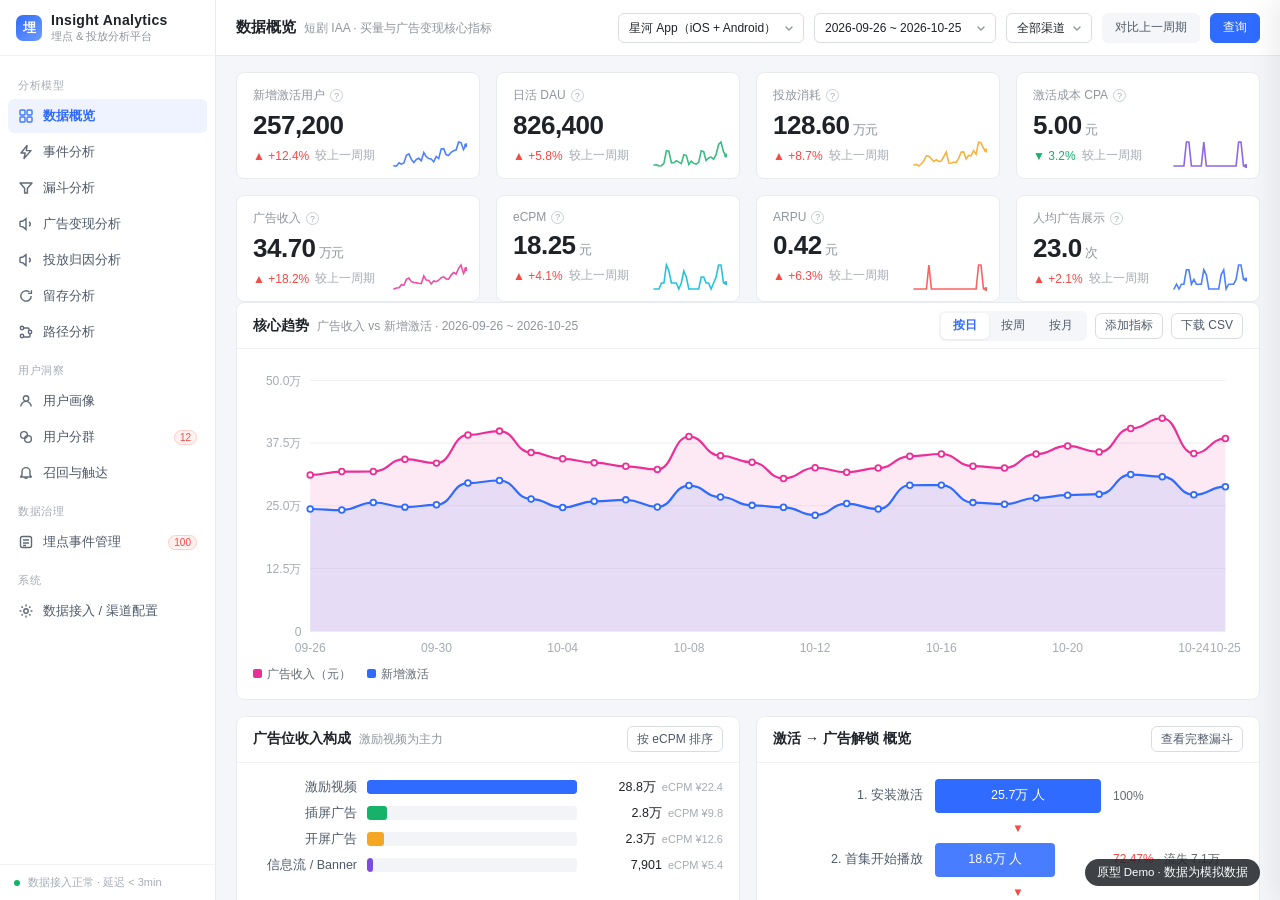
<file: index.html>
<!DOCTYPE html>
<html lang="zh-CN">
<head>
<meta charset="UTF-8">
<meta name="viewport" content="width=device-width, initial-scale=1">
<title>埋点事件分析平台 · 原型</title>
<link rel="stylesheet" href="styles.css">
</head>
<body>
<div class="app">
  <!-- 侧边栏 -->
  <aside class="sidebar">
    <div class="logo">
      <div class="logo-mark">埋</div>
      <div>
        <div class="logo-text">Insight Analytics</div>
        <div class="logo-sub">埋点 & 投放分析平台</div>
      </div>
    </div>
    <div class="nav" id="nav"></div>
    <div class="sidebar-footer">
      <span class="dot"></span> 数据接入正常 · 延迟 &lt; 3min
    </div>
  </aside>

  <!-- 主区域 -->
  <div class="main">
    <header class="topbar">
      <div class="crumb" id="crumb"></div>
      <div class="topbar-right" id="topfilters"></div>
    </header>
    <div class="content">
      <div id="view"></div>
    </div>
  </div>
</div>

<!-- 事件 / 对象详情抽屉 -->
<div class="mask" id="mask"></div>
<div class="drawer" id="drawer">
  <div class="drawer-head">
    <span style="font-size:14px;font-weight:600" id="drawerTitle">详情</span>
    <span class="close" id="drawerClose">✕</span>
  </div>
  <div class="drawer-body" id="drawerBody"></div>
</div>

<!-- 通用弹窗 -->
<div class="modal-mask" id="modalMask">
  <div class="modal">
    <div class="modal-head"><span id="modalTitle">操作</span><span class="close" id="modalCancel">✕</span></div>
    <div class="modal-body" id="modalBody"></div>
    <div class="modal-foot">
      <button class="btn" id="modalCancel2">取消</button>
      <button class="btn primary" id="modalOk">确定</button>
    </div>
  </div>
</div>

<div class="prototype-banner">原型 Demo · 数据为模拟数据</div>

<script src="charts.js"></script>
<script src="data.js"></script>
<script src="app.js"></script>
<script src="views.js"></script>
<script src="profile.js"></script>
<script src="recall.js"></script>
<script src="detail.js"></script>
<script src="ui.js"></script>
</body>
</html>
</file>
<file: styles.css>
/* ============ 基础 ============ */
* { box-sizing: border-box; }
html, body { height: 100%; }
body {
  margin: 0;
  font-family: -apple-system, BlinkMacSystemFont, "PingFang SC", "Microsoft YaHei", "Helvetica Neue", Arial, sans-serif;
  font-size: 13px;
  color: #1f2329;
  background: #f4f6fa;
  -webkit-font-smoothing: antialiased;
}
::-webkit-scrollbar { width: 8px; height: 8px; }
::-webkit-scrollbar-thumb { background: #d3d8e0; border-radius: 4px; }
::-webkit-scrollbar-track { background: transparent; }

a { color: #2f6bff; text-decoration: none; }

/* ============ 布局 ============ */
.app { display: flex; height: 100vh; overflow: hidden; }

.sidebar {
  width: 216px; flex: 0 0 216px;
  background: #fff;
  border-right: 1px solid #e8ebf0;
  display: flex; flex-direction: column;
}
.logo {
  height: 56px; display: flex; align-items: center; gap: 9px;
  padding: 0 16px; border-bottom: 1px solid #f0f2f5;
}
.logo-mark {
  width: 26px; height: 26px; border-radius: 7px;
  background: linear-gradient(135deg, #2f6bff, #6f9bff);
  display: flex; align-items: center; justify-content: center;
  color: #fff; font-weight: 700; font-size: 13px;
}
.logo-text { font-size: 14px; font-weight: 600; letter-spacing: .3px; }
.logo-sub { font-size: 11px; color: #8f959e; margin-top: 1px; }

.nav { flex: 1; overflow-y: auto; padding: 10px 8px; }
.nav-group-title {
  font-size: 11px; color: #a5abb5; padding: 12px 10px 6px;
  letter-spacing: .5px;
}
.nav-item {
  display: flex; align-items: center; gap: 9px;
  padding: 8px 10px; border-radius: 6px; cursor: pointer;
  color: #4e5969; font-size: 13px; margin-bottom: 2px;
  transition: background .15s;
}
.nav-item:hover { background: #f5f7fa; }
.nav-item.active { background: #eef3ff; color: #2f6bff; font-weight: 600; }
.nav-item .ico { width: 16px; height: 16px; flex: 0 0 16px; opacity: .9; }
.nav-badge {
  margin-left: auto; font-size: 10px; background: #fff1f0; color: #f54a45;
  padding: 1px 5px; border-radius: 8px; border: 1px solid #ffccc7;
}

.sidebar-footer {
  padding: 10px 14px; border-top: 1px solid #f0f2f5;
  font-size: 11px; color: #a5abb5; display: flex; align-items: center; gap: 8px;
}
.dot { width: 6px; height: 6px; border-radius: 50%; background: #17b26a; }

.main { flex: 1; display: flex; flex-direction: column; min-width: 0; }

.topbar {
  height: 56px; flex: 0 0 56px; background: #fff;
  border-bottom: 1px solid #e8ebf0;
  display: flex; align-items: center; padding: 0 20px; gap: 12px;
}
.crumb { font-size: 15px; font-weight: 600; }
.crumb small { font-size: 12px; color: #8f959e; font-weight: 400; margin-left: 8px; }
.topbar-right { margin-left: auto; display: flex; align-items: center; gap: 10px; }

.content { flex: 1; overflow-y: auto; padding: 16px 20px 40px; }

/* ============ 控件 ============ */
.btn {
  height: 30px; padding: 0 12px; border: 1px solid #d9dde3; background: #fff;
  border-radius: 6px; font-size: 12px; color: #4e5969; cursor: pointer;
  display: inline-flex; align-items: center; gap: 6px; white-space: nowrap;
}
.btn:hover { border-color: #2f6bff; color: #2f6bff; }
.btn.primary { background: #2f6bff; border-color: #2f6bff; color: #fff; }
.btn.primary:hover { background: #1f57e6; color: #fff; }
.btn.ghost { border-color: transparent; background: #f4f6fa; }
.btn.sm { height: 26px; padding: 0 9px; font-size: 12px; }

.select {
  height: 30px; border: 1px solid #d9dde3; border-radius: 6px; background: #fff;
  padding: 0 26px 0 10px; font-size: 12px; color: #1f2329; cursor: pointer;
  appearance: none;
  background-image: url("data:image/svg+xml;utf8,<svg xmlns='http://www.w3.org/2000/svg' width='10' height='10' viewBox='0 0 10 10'><path d='M2 4l3 3 3-3' stroke='%238f959e' stroke-width='1.4' fill='none' stroke-linecap='round'/></svg>");
  background-repeat: no-repeat; background-position: right 9px center;
}
.input {
  height: 30px; border: 1px solid #d9dde3; border-radius: 6px; padding: 0 10px;
  font-size: 12px; width: 200px; outline: none;
}
.input:focus { border-color: #2f6bff; }

.seg { display: inline-flex; background: #f4f6fa; border-radius: 6px; padding: 2px; }
.seg button {
  border: none; background: transparent; height: 26px; padding: 0 12px;
  font-size: 12px; color: #4e5969; cursor: pointer; border-radius: 5px;
}
.seg button.active { background: #fff; color: #2f6bff; font-weight: 600; box-shadow: 0 1px 3px rgba(0,0,0,.06); }

.tag {
  display: inline-block; padding: 1px 7px; border-radius: 4px; font-size: 11px;
  background: #f4f6fa; color: #646a73; border: 1px solid #e8ebf0;
}
.tag.blue { background: #eef3ff; color: #2f6bff; border-color: #d6e2ff; }
.tag.green { background: #eafaf1; color: #17b26a; border-color: #c6ecd8; }
.tag.orange { background: #fff7e8; color: #d9820b; border-color: #ffe0ab; }
.tag.red { background: #fff1f0; color: #f54a45; border-color: #ffccc7; }
.tag.purple { background: #f4efff; color: #7a4ddd; border-color: #e2d6fb; }

.up { color: #f54a45; }   /* 涨：红 */
.down { color: #17b26a; } /* 跌：绿 */

/* ============ 卡片 ============ */
.card {
  background: #fff; border: 1px solid #e8ebf0; border-radius: 8px;
  margin-bottom: 16px;
}
.card-head {
  height: 46px; padding: 0 16px; display: flex; align-items: center; gap: 10px;
  border-bottom: 1px solid #f0f2f5;
}
.card-title { font-size: 14px; font-weight: 600; }
.card-title small { font-weight: 400; color: #8f959e; font-size: 12px; margin-left: 8px; }
.card-head .right { margin-left: auto; display: flex; align-items: center; gap: 8px; }
.card-body { padding: 16px; }
.card-body.tight { padding: 10px 16px 14px; }

.grid { display: grid; gap: 16px; }
.g4 { grid-template-columns: repeat(4, 1fr); }
.g3 { grid-template-columns: repeat(3, 1fr); }
.g2 { grid-template-columns: repeat(2, 1fr); }
.g-2-1 { grid-template-columns: 2fr 1fr; }
.g-1-2 { grid-template-columns: 1fr 2fr; }

/* ============ KPI ============ */
.kpi {
  background: #fff; border: 1px solid #e8ebf0; border-radius: 8px; padding: 14px 16px;
  position: relative; overflow: hidden;
}
.kpi .label { font-size: 12px; color: #8f959e; display: flex; align-items: center; gap: 5px; }
.kpi .value { font-size: 26px; font-weight: 600; margin-top: 6px; letter-spacing: -.5px; font-variant-numeric: tabular-nums; }
.kpi .value .unit { font-size: 13px; font-weight: 400; color: #8f959e; margin-left: 3px; }
.kpi .delta { font-size: 12px; margin-top: 6px; display: flex; align-items: center; gap: 6px; }
.kpi .delta .cmp { color: #a5abb5; }
.kpi .spark { position: absolute; right: 12px; bottom: 10px; width: 74px; height: 30px; opacity: .85; }
.help {
  width: 13px; height: 13px; border-radius: 50%; border: 1px solid #c9cfd8; color: #a5abb5;
  font-size: 9px; display: inline-flex; align-items: center; justify-content: center; cursor: help;
}

/* ============ 表格 ============ */
table.tbl { width: 100%; border-collapse: collapse; font-size: 12.5px; }
table.tbl th {
  text-align: left; font-weight: 500; color: #8f959e; background: #fafbfc;
  padding: 9px 12px; border-bottom: 1px solid #eef0f4; white-space: nowrap;
  position: sticky; top: 0; z-index: 1;
}
table.tbl td {
  padding: 9px 12px; border-bottom: 1px solid #f4f6f9; color: #1f2329;
  font-variant-numeric: tabular-nums;
}
table.tbl tbody tr:hover { background: #fafbff; }
table.tbl td.num, table.tbl th.num { text-align: right; }
table.tbl .name { color: #1f2329; font-weight: 500; }
table.tbl .sub { color: #a5abb5; font-size: 11px; }
.tbl-wrap { overflow-x: auto; }
.bar-cell { display: flex; align-items: center; gap: 8px; }
.mini-bar { height: 6px; border-radius: 3px; background: #2f6bff; min-width: 2px; }

/* 留存热力图 */
.heat td { text-align: center; color: #fff; font-size: 12px; }
.heat td.h { font-weight: 600; }

/* ============ 图表 ============ */
.chart { width: 100%; display: block; }
.chart-wrap { position: relative; }
.legend { display: flex; gap: 16px; flex-wrap: wrap; font-size: 12px; color: #646a73; margin-top: 6px; }
.legend i { width: 9px; height: 9px; border-radius: 2px; display: inline-block; margin-right: 5px; }

.tip {
  position: absolute; pointer-events: none; background: rgba(31,35,41,.92); color: #fff;
  padding: 6px 9px; border-radius: 5px; font-size: 11.5px; line-height: 1.7; white-space: nowrap;
  transform: translate(-50%, -110%); z-index: 5; opacity: 0; transition: opacity .1s;
}
.tip.show { opacity: 1; }
.tip b { font-weight: 600; }

/* ============ 漏斗 ============ */
.funnel-layout { display: grid; grid-template-columns: 340px 1fr; gap: 20px; }
.step-list { display: flex; flex-direction: column; gap: 6px; }
.step-item {
  display: flex; align-items: center; gap: 8px; padding: 8px 10px;
  border: 1px solid #e8ebf0; border-radius: 6px; background: #fff; font-size: 12.5px;
}
.step-item .idx {
  width: 18px; height: 18px; border-radius: 50%; background: #eef3ff; color: #2f6bff;
  font-size: 11px; display: flex; align-items: center; justify-content: center; flex: 0 0 18px;
}
.step-item .nm { flex: 1; }
.step-item .op { color: #c9cfd8; cursor: pointer; }
.step-item.add { border-style: dashed; color: #8f959e; justify-content: center; cursor: pointer; }
.step-item.add:hover { border-color: #2f6bff; color: #2f6bff; }

.funnel-rows { display: flex; flex-direction: column; gap: 4px; }
.frow { display: grid; grid-template-columns: 150px 1fr 130px; align-items: center; gap: 12px; }
.frow .fname { font-size: 12.5px; color: #4e5969; text-align: right; }
.fbar { height: 34px; border-radius: 4px; position: relative; display: flex; align-items: center; justify-content: center; color: #fff; font-size: 12.5px; font-weight: 500; }
.fmeta { font-size: 12px; color: #646a73; }
.fgap { height: 22px; display: flex; align-items: center; justify-content: center; font-size: 11.5px; color: #f54a45; }

/* ============ 事件树 ============ */
.tree { font-size: 12.5px; }
.tree-group { padding: 6px 8px; color: #8f959e; font-size: 11.5px; display: flex; align-items: center; gap: 6px; cursor: pointer; }
.tree-group:hover { background: #f5f7fa; border-radius: 5px; }
.tree-group .cnt { margin-left: auto; color: #c9cfd8; font-size: 11px; }
.tree-item {
  padding: 6px 8px 6px 22px; border-radius: 5px; cursor: pointer; display: flex;
  align-items: center; gap: 6px; color: #1f2329;
}
.tree-item:hover { background: #f5f7fa; }
.tree-item.sel { background: #eef3ff; color: #2f6bff; }
.tree-item .cnt { margin-left: auto; color: #a5abb5; font-size: 11px; }
.panel {
  background: #fff; border: 1px solid #e8ebf0; border-radius: 8px;
}
.panel-head { padding: 10px 12px; border-bottom: 1px solid #f0f2f5; font-size: 13px; font-weight: 600; display: flex; align-items: center; }
.panel-body { padding: 8px; }

.chips { display: flex; gap: 6px; flex-wrap: wrap; }
.chip {
  background: #eef3ff; color: #2f6bff; border: 1px solid #d6e2ff; border-radius: 14px;
  padding: 3px 8px 3px 10px; font-size: 12px; display: inline-flex; align-items: center; gap: 6px;
}
.chip .x { cursor: pointer; opacity: .6; }
.chip .x:hover { opacity: 1; }

.filter-row { display: flex; align-items: center; gap: 10px; flex-wrap: wrap; }
.filter-row .lb { color: #8f959e; font-size: 12px; }

/* ============ 素材卡 ============ */
.creative-grid { display: grid; grid-template-columns: repeat(4, 1fr); gap: 12px; }
.creative {
  border: 1px solid #e8ebf0; border-radius: 8px; overflow: hidden; background: #fff;
}
.creative .thumb {
  height: 96px; display: flex; align-items: center; justify-content: center;
  color: #fff; font-size: 12px; text-align: center; padding: 8px; line-height: 1.5;
}
.creative .info { padding: 8px 10px; font-size: 11.5px; color: #646a73; }
.creative .info .t { font-size: 12.5px; color: #1f2329; font-weight: 500; margin-bottom: 4px; }
.creative .kv { display: flex; justify-content: space-between; margin-top: 3px; }
.creative .kv b { font-weight: 600; color: #1f2329; }

/* ============ 实时流 ============ */
.stream { max-height: 320px; overflow-y: auto; }
.stream-item {
  display: flex; gap: 10px; padding: 7px 0; border-bottom: 1px dashed #f0f2f5; font-size: 12px;
}
.stream-item .t { color: #a5abb5; font-variant-numeric: tabular-nums; }
.stream-item .e { color: #2f6bff; font-weight: 500; }
.stream-item .u { color: #8f959e; margin-left: auto; font-variant-numeric: tabular-nums; }
.pulse { animation: pulse 1.6s infinite; }
@keyframes pulse { 0%,100% { opacity: 1; } 50% { opacity: .35; } }

/* ============ 横向条形 ============ */
.hbar-list { display: flex; flex-direction: column; gap: 9px; }
.hbar-row { display: grid; grid-template-columns: 104px 1fr 136px; align-items: center; gap: 10px; font-size: 12.5px; }
.hbar-name { color: #4e5969; text-align: right; white-space: nowrap; overflow: hidden; text-overflow: ellipsis; }
.hbar-track { background: #f2f4f8; border-radius: 3px; height: 14px; overflow: hidden; }
.hbar-fill { height: 100%; border-radius: 3px; }
.hbar-val { font-variant-numeric: tabular-nums; color: #1f2329; text-align: right; white-space: nowrap; }
.hbar-ex { color: #a5abb5; margin-left: 6px; font-size: 11px; }

/* ============ 抽屉/弹窗 ============ */
.mask {
  position: fixed; inset: 0; background: rgba(31,35,41,.45); z-index: 50;
  display: none;
}
.mask.show { display: block; }
.drawer {
  position: fixed; right: 0; top: 0; bottom: 0; width: 620px; background: #fff; z-index: 51;
  box-shadow: -6px 0 24px rgba(0,0,0,.08); transform: translateX(100%);
  transition: transform .22s ease; display: flex; flex-direction: column;
}
.drawer.show { transform: translateX(0); }
.drawer-head {
  height: 52px; padding: 0 18px; display: flex; align-items: center; border-bottom: 1px solid #f0f2f5;
}
.drawer-body { flex: 1; overflow-y: auto; padding: 16px 18px; }
.close { margin-left: auto; cursor: pointer; color: #8f959e; font-size: 18px; line-height: 1; }

.desc-list { display: grid; grid-template-columns: 96px 1fr; gap: 10px 12px; font-size: 12.5px; }
.desc-list .k { color: #8f959e; }
.code {
  font-family: "SF Mono", Menlo, Consolas, monospace; font-size: 11.5px;
  background: #f7f8fa; border: 1px solid #eef0f4; border-radius: 4px; padding: 1px 5px; color: #4e5969;
}
pre.codeblock {
  background: #fafbfc; border: 1px solid #eef0f4; border-radius: 6px; padding: 12px;
  font-family: "SF Mono", Menlo, Consolas, monospace; font-size: 11.5px; line-height: 1.7;
  color: #4e5969; overflow-x: auto; margin: 0;
}

/* 空/提示 */
.note {
  background: #fffbe6; border: 1px solid #ffe58f; border-radius: 6px; padding: 8px 12px;
  font-size: 12px; color: #8a6d1a; display: flex; gap: 8px; align-items: flex-start;
}
.prototype-banner {
  position: fixed; bottom: 14px; right: 20px; z-index: 40;
  background: rgba(31,35,41,.86); color: #fff; font-size: 11.5px; padding: 6px 12px; border-radius: 14px;
}
.hide { display: none !important; }
.mt8 { margin-top: 8px; } .mt12 { margin-top: 12px; } .mt16 { margin-top: 16px; }
.muted { color: #8f959e; }
.right { text-align: right; }

/* ============ 小指标块 ============ */
.mini-kpi {
  border: 1px solid #e8ebf0; border-radius: 6px; padding: 10px 12px; background: #fafbfc;
}
.mini-kpi .l { font-size: 12px; color: #8f959e; }
.mini-kpi .v { font-size: 19px; font-weight: 600; margin-top: 4px; font-variant-numeric: tabular-nums; }
.mini-kpi .v .unit { font-size: 12px; font-weight: 400; color: #8f959e; margin-left: 3px; }
.mini-kpi .s { font-size: 11.5px; color: #a5abb5; margin-top: 3px; }

/* ============ 堆叠占比条 ============ */
.stack-bar { display: flex; height: 22px; border-radius: 5px; overflow: hidden; background: #f2f4f8; }
.stack-bar span {
  display: flex; align-items: center; justify-content: center; height: 100%;
  font-size: 11px; color: #fff; overflow: hidden; white-space: nowrap;
}
.stack-bar span i { font-style: normal; opacity: .95; }

/* ============ 事件关联链路 ============ */
.rel-chain { display: flex; align-items: center; flex-wrap: wrap; gap: 4px; }
.rel-node {
  background: #f4f6fa; border: 1px solid #e8ebf0; border-radius: 5px;
  padding: 4px 9px; font-size: 11.5px; color: #4e5969; font-family: Menlo, monospace;
  cursor: pointer;
}
.rel-node:hover { border-color: #2f6bff; color: #2f6bff; }
.rel-node.cur { background: #2f6bff; border-color: #2f6bff; color: #fff; font-weight: 600; }
.rel-arrow { color: #c9cfd8; font-size: 12px; display: inline-flex; align-items: center; gap: 3px; }
.rel-arrow i { font-style: normal; font-size: 10.5px; color: #f54a45; }
.rel-attrs { display: flex; align-items: center; gap: 6px; flex-wrap: wrap; }

/* ============ 埋点：链路图谱 ============ */
.chain-block { padding: 12px 0; border-bottom: 1px dashed #eef0f4; }
.chain-block:last-child { border-bottom: none; }
.chain-title { font-size: 13px; font-weight: 600; margin-bottom: 8px; }
.chain-title .muted { font-weight: 400; margin-left: 8px; font-size: 12px; }
.chain-nodes { display: flex; align-items: center; flex-wrap: wrap; gap: 4px; }
.chain-node {
  background: #eef3ff; border: 1px solid #d6e2ff; color: #2f6bff; border-radius: 5px;
  padding: 5px 10px; font-size: 12px; cursor: pointer; display: inline-flex; align-items: center; gap: 6px;
}
.chain-node:hover { background: #2f6bff; color: #fff; }
.chain-node i { font-style: normal; font-size: 10.5px; opacity: .75; font-variant-numeric: tabular-nums; }

/* ============ 用户属性卡 ============ */
.prop-card { border: 1px solid #e8ebf0; border-radius: 6px; padding: 10px 12px; }
.pc-title { font-size: 13px; font-weight: 600; margin-bottom: 8px; }
.pc-title .muted { font-weight: 400; font-size: 11.5px; margin-left: 6px; }
.pc-item { font-size: 12px; color: #4e5969; padding: 4px 0; border-top: 1px dashed #f0f2f5; }
.pc-item .code { margin-right: 6px; }

/* ============ 分群 ============ */
.seg-list { display: flex; flex-direction: column; gap: 4px; }
.seg-item { padding: 8px 10px; border-radius: 6px; cursor: pointer; border: 1px solid transparent; }
.seg-item:hover { background: #f5f7fa; }
.seg-item.sel { background: #eef3ff; border-color: #d6e2ff; }
.seg-top { display: flex; align-items: center; gap: 8px; }
.seg-name { font-size: 12.5px; font-weight: 500; }
.seg-cnt { margin-left: auto; font-size: 12px; color: #4e5969; font-variant-numeric: tabular-nums; }
.seg-meta { margin-top: 5px; display: flex; gap: 6px; align-items: center; font-size: 11px; flex-wrap: wrap; }
.seg-detail { background: #fff; border: 1px solid #e8ebf0; border-radius: 8px; padding: 16px; }
.sd-head { display: flex; align-items: flex-start; gap: 12px; }
.sd-name { font-size: 15px; font-weight: 600; }
.sd-desc { font-size: 12px; color: #646a73; margin-top: 4px; }
.dist-block { border: 1px solid #e8ebf0; border-radius: 6px; padding: 10px 12px; }
.dist-title { font-size: 12px; color: #8f959e; margin-bottom: 8px; }
.dist-row { display: grid; grid-template-columns: 88px 1fr 40px; gap: 8px; align-items: center; margin-bottom: 6px; font-size: 11.5px; }
.dist-row .dn { color: #4e5969; white-space: nowrap; overflow: hidden; text-overflow: ellipsis; }
.dist-row .dt { background: #f2f4f8; height: 10px; border-radius: 3px; overflow: hidden; }
.dist-row .df { height: 100%; border-radius: 3px; }
.dist-row .dv { text-align: right; color: #646a73; font-variant-numeric: tabular-nums; }

/* ============ 可点击行 / 可点击卡片 ============ */
tr.row-btn { cursor: pointer; }
tr.row-btn:hover { background: #f5f8ff !important; }
.kpi-btn { cursor: pointer; transition: box-shadow .15s, transform .15s; }
.kpi-btn:hover { box-shadow: 0 2px 10px rgba(47, 107, 255, .14); transform: translateY(-1px); }
tr.hl-row { background: #fffdf5; }
tr.hl-row:hover { background: #fff9e6 !important; }

/* ============ 表格排序 ============ */
table.tbl th.sortable { cursor: pointer; user-select: none; }
table.tbl th.sortable:hover { color: #2f6bff; }
.srt { margin-left: 4px; font-size: 10px; color: #c9cfd8; }
table.tbl th[data-dir="asc"] .srt,
table.tbl th[data-dir="desc"] .srt { color: #2f6bff; }
.sel-active { border-color: #2f6bff !important; color: #2f6bff; }

/* ============ Toast ============ */
.toast-box {
  position: fixed; top: 18px; left: 50%; transform: translateX(-50%);
  z-index: 200; display: flex; flex-direction: column; gap: 8px; align-items: center;
  pointer-events: none;
}
.toast {
  background: rgba(31, 35, 41, .92); color: #fff; font-size: 12.5px;
  padding: 8px 14px; border-radius: 6px; display: flex; align-items: center; gap: 8px;
  box-shadow: 0 6px 20px rgba(0, 0, 0, .16);
  opacity: 0; transform: translateY(-8px); transition: all .22s ease; max-width: 560px;
}
.toast.in { opacity: 1; transform: translateY(0); }
.toast .ti {
  width: 16px; height: 16px; border-radius: 50%; background: #17b26a; color: #fff;
  font-size: 10px; display: flex; align-items: center; justify-content: center; flex: 0 0 16px;
}
.toast.warn .ti { background: #f5a623; }
.toast.error .ti { background: #f54a45; }

/* ============ Modal ============ */
.modal-mask {
  position: fixed; inset: 0; background: rgba(31, 35, 41, .45); z-index: 100;
  display: none; align-items: center; justify-content: center;
}
.modal-mask.show { display: flex; }
.modal {
  width: 460px; max-width: 92vw; background: #fff; border-radius: 10px;
  box-shadow: 0 12px 40px rgba(0, 0, 0, .18); overflow: hidden;
  animation: pop .18s ease;
}
@keyframes pop { from { transform: scale(.96); opacity: .4; } to { transform: scale(1); opacity: 1; } }
.modal-head {
  height: 48px; padding: 0 18px; display: flex; align-items: center;
  font-size: 14px; font-weight: 600; border-bottom: 1px solid #f0f2f5;
}
.modal-head .close { font-size: 16px; }
.modal-body { padding: 16px 18px; max-height: 62vh; overflow-y: auto; }
.modal-foot {
  padding: 12px 18px; border-top: 1px solid #f0f2f5; display: flex; justify-content: flex-end; gap: 8px;
}
.fm-row { margin-bottom: 12px; }
.fm-row label { display: block; font-size: 12px; color: #4e5969; margin-bottom: 5px; }
.fm-row label i { color: #f54a45; font-style: normal; margin-left: 3px; }
.fm-row .input, .fm-row .select { width: 100%; height: 32px; }
.fm-row textarea.ta { height: 68px; padding: 8px 10px; resize: vertical; line-height: 1.6; }
.fm-tip { font-size: 11.5px; color: #a5abb5; margin-top: 4px; line-height: 1.6; }

/* ============ Push 文案预览 ============ */
.push-preview {
  border: 1px solid #e8ebf0; border-radius: 8px; background: #f7f8fa; padding: 10px 12px;
}
.push-preview .pp-app { font-size: 11px; color: #8f959e; display: flex; justify-content: space-between; }
.push-preview .pp-title { font-size: 13px; font-weight: 600; margin-top: 4px; }
.push-preview .pp-body { font-size: 12px; color: #646a73; margin-top: 2px; }

/* ============ A/B 实验卡 ============ */
.ab-card { border: 1px solid #e8ebf0; border-radius: 8px; padding: 12px 14px; background: #fff; }
.ab-card:hover { border-color: #2f6bff; box-shadow: 0 2px 10px rgba(47, 107, 255, .1); }
.ab-head { display: flex; align-items: center; gap: 8px; }
.ab-name { font-size: 13px; font-weight: 600; }
.ab-head .tag { margin-left: auto; }
.ab-body { display: grid; grid-template-columns: 1fr 96px 1fr; gap: 10px; align-items: center; margin-top: 10px; }
.ab-lb { font-size: 11px; color: #8f959e; }
.ab-tx { font-size: 11.5px; color: #4e5969; margin-top: 3px; line-height: 1.5; }
.ab-v { font-size: 18px; font-weight: 600; margin-top: 4px; font-variant-numeric: tabular-nums; }
.ab-side.win { background: #f6fffa; border: 1px solid #c6ecd8; border-radius: 6px; padding: 6px 8px; }
.ab-mid { text-align: center; }
.ab-metric { display: block; font-size: 11px; color: #8f959e; }
.ab-lift { font-size: 15px; font-weight: 700; }
.ab-note { font-size: 11.5px; color: #646a73; margin-top: 10px; padding-top: 8px; border-top: 1px dashed #eef0f4; line-height: 1.6; }

/* ============ 规则构建器 ============ */
.cond-pool { display: flex; flex-wrap: wrap; gap: 6px; }
.cond {
  border: 1px solid #e8ebf0; border-radius: 14px; padding: 4px 10px; font-size: 12px;
  color: #4e5969; cursor: pointer; background: #fff; display: inline-flex; align-items: center; gap: 6px;
}
.cond:hover { border-color: #2f6bff; color: #2f6bff; }
.cond.used { background: #f4f6fa; color: #a5abb5; }
.cond .ct { font-style: normal; font-size: 10.5px; padding: 0 5px; border-radius: 3px; }
.cond .ct.b { background: #eef3ff; color: #2f6bff; }
.cond .ct.a { background: #f4efff; color: #7a4ddd; }
.est { border: 1px dashed #d6e2ff; background: #fafbff; border-radius: 6px; padding: 12px 16px; }
.est-num { font-size: 24px; font-weight: 600; color: #2f6bff; font-variant-numeric: tabular-nums; }
.est-num .unit { font-size: 12px; font-weight: 400; color: #8f959e; margin-left: 4px; }
.est-lb { font-size: 12px; color: #8f959e; margin-top: 3px; }

/* ===========================================================
   事件分析 / 漏斗分析 / 广告变现 · 高保真交互组件
   =========================================================== */
/* 可点击图例 */
.legend .lg { cursor: pointer; user-select: none; transition: opacity .15s; }
.legend .lg:hover { opacity: .75; }
.legend .lg.off { opacity: .32; text-decoration: line-through; }
.legend .lg b { font-weight: 500; }

/* 查询构建器 */
.qb { border: 1px solid #e8ebf0; border-radius: 8px; background: #fff; }
.qb-row { display: flex; align-items: flex-start; gap: 10px; padding: 10px 14px; border-bottom: 1px solid #f2f4f8; }
.qb-row:last-child { border-bottom: 0; }
.qb-lb { width: 62px; flex: none; font-size: 12px; color: #8f959e; line-height: 28px; }
.qb-bd { flex: 1; min-width: 0; display: flex; flex-wrap: wrap; gap: 8px; align-items: center; }
.chip.ev { background: #eef3ff; border-color: #c6d8ff; color: #2f6bff; }
.chip.ev.c2 { background: #f4efff; border-color: #ddd0ff; color: #7a4ddd; }
.chip.ev.c3 { background: #eafaf1; border-color: #c6ecd8; color: #17b26a; }
.chip.add { border-style: dashed; color: #8f959e; cursor: pointer; background: #fff; }
.chip.add:hover { border-color: #2f6bff; color: #2f6bff; }
.chip .x { cursor: pointer; margin-left: 2px; opacity: .6; }
.chip .x:hover { opacity: 1; }
.chip .code { font-size: 10.5px; opacity: .75; margin-left: 4px; }
.chip.f { background: #f4f6fa; border-color: #e8ebf0; color: #4e5969; }
.chip.f b { font-weight: 600; color: #1f2329; }

/* 折叠/隐藏态 */
.tree-item .fav { color: #f5a623; font-size: 10px; margin-right: 2px; }
.tree-tabs { display: flex; gap: 4px; padding: 0 8px 8px; }
.tree-tabs button {
  flex: 1; font-size: 11.5px; padding: 4px 0; border: 1px solid #e8ebf0; background: #fff;
  color: #646a73; border-radius: 5px; cursor: pointer;
}
.tree-tabs button.active { background: #eef3ff; border-color: #c6d8ff; color: #2f6bff; }

/* 计算中骨架 */
.calc-mask {
  position: absolute; inset: 0; background: rgba(255, 255, 255, .78);
  display: flex; align-items: center; justify-content: center; gap: 10px;
  font-size: 13px; color: #2f6bff; z-index: 5; border-radius: 8px;
}
.calc-mask .spin {
  width: 16px; height: 16px; border: 2px solid #c6d8ff; border-top-color: #2f6bff;
  border-radius: 50%; animation: spin .7s linear infinite;
}
@keyframes spin { to { transform: rotate(360deg); } }
.rel { position: relative; }
.sk { background: linear-gradient(90deg, #f2f4f8 25%, #e9edf4 37%, #f2f4f8 63%); background-size: 400% 100%; animation: sk 1.2s ease infinite; border-radius: 4px; }
@keyframes sk { 0% { background-position: 100% 50%; } 100% { background-position: 0 50%; } }

/* 漏斗步骤编辑器 */
.step-list { display: flex; flex-direction: column; gap: 6px; }
.step-item {
  display: flex; align-items: center; gap: 8px; padding: 7px 9px; border: 1px solid #e8ebf0;
  border-radius: 6px; background: #fff; cursor: pointer; transition: all .15s;
}
.step-item:hover { border-color: #c6d8ff; background: #fafbff; }
.step-item.sel { border-color: #2f6bff; background: #f5f8ff; box-shadow: 0 0 0 2px rgba(47, 107, 255, .1); }
.step-item .idx {
  width: 18px; height: 18px; border-radius: 50%; background: #2f6bff; color: #fff;
  font-size: 11px; display: flex; align-items: center; justify-content: center; flex: none;
}
.step-item .nm { flex: 1; font-size: 12px; overflow: hidden; text-overflow: ellipsis; white-space: nowrap; }
.step-item .ops { display: none; gap: 2px; }
.step-item:hover .ops { display: flex; }
.step-item .ops i {
  font-style: normal; font-size: 11px; width: 18px; height: 18px; border-radius: 4px;
  border: 1px solid #e8ebf0; color: #8f959e; display: flex; align-items: center;
  justify-content: center; cursor: pointer; background: #fff;
}
.step-item .ops i:hover { border-color: #2f6bff; color: #2f6bff; }
.step-item .ops i.del:hover { border-color: #f54a45; color: #f54a45; }
.step-item.add { border-style: dashed; color: #8f959e; justify-content: center; font-size: 12px; }
.step-item.add:hover { border-color: #2f6bff; color: #2f6bff; }
.fn-poly { cursor: pointer; transition: opacity .15s; }
.fn-poly:hover { opacity: .82; }
.fn-poly.dim { opacity: .62; }

/* 步骤详情 */
.sd-panel { border: 1px solid #e8ebf0; border-radius: 8px; background: #fcfcfe; }
.sd-hd { display: flex; align-items: center; gap: 10px; padding: 12px 14px; border-bottom: 1px solid #f2f4f8; }
.sd-hd .t { font-size: 13px; font-weight: 600; }
.sd-bd { display: grid; grid-template-columns: 1fr 1fr; gap: 16px; padding: 12px 14px; }
.sd-col { font-size: 12px; }
.sd-col .h { color: #8f959e; margin-bottom: 8px; }

/* 排序手柄 & 选择框 */
.ops-mini { display: inline-flex; gap: 2px; }
.ops-mini i {
  font-style: normal; font-size: 11px; width: 20px; height: 20px; border-radius: 4px;
  border: 1px solid #e8ebf0; color: #8f959e; display: inline-flex; align-items: center;
  justify-content: center; cursor: pointer; background: #fff;
}
.ops-mini i:hover { border-color: #2f6bff; color: #2f6bff; }
.ops-mini i.dis { opacity: .35; cursor: not-allowed; }
.chk { width: 14px; height: 14px; accent-color: #2f6bff; cursor: pointer; }

/* 迷你热力表 */
.heat-mini { border-collapse: collapse; width: 100%; font-size: 11px; }
.heat-mini th { font-weight: 500; color: #8f959e; padding: 3px 2px; font-size: 10.5px; }
.heat-mini td.hm { width: 3.6%; height: 22px; text-align: center; border-radius: 3px; cursor: pointer; font-size: 10px; }
.heat-mini td.hm:hover { outline: 2px solid #2f6bff; }
.heat-mini td.rn { padding-right: 8px; color: #4e5969; white-space: nowrap; font-size: 11px; }

/* 迷你分布条 */
.dist-mini { display: flex; flex-direction: column; gap: 6px; }
.dist-mini .row { display: flex; align-items: center; gap: 8px; font-size: 11.5px; }
.dist-mini .nm { width: 66px; color: #4e5969; flex: none; }
.dist-mini .tk { flex: 1; height: 12px; background: #f2f4f8; border-radius: 3px; overflow: hidden; }
.dist-mini .fl { display: block; height: 100%; background: #2f6bff; border-radius: 3px; }
.dist-mini .vl { width: 46px; text-align: right; color: #8f959e; flex: none; }

/* 指标切换条 */
.mtabs { display: flex; gap: 6px; flex-wrap: wrap; }
.mtabs button {
  border: 1px solid #e8ebf0; background: #fff; border-radius: 6px; padding: 5px 11px;
  font-size: 12px; color: #4e5969; cursor: pointer;
}
.mtabs button:hover { border-color: #c6d8ff; color: #2f6bff; }
.mtabs button.active { background: #2f6bff; border-color: #2f6bff; color: #fff; }

/* 空态 */
.empty { text-align: center; padding: 28px 0; color: #a5abb5; font-size: 12.5px; }

/* ===========================================================
   事件分析 / 漏斗分析 / 广告变现 · detail.js 专用
   =========================================================== */
/* 两栏布局 */
.ev-layout { display: grid; grid-template-columns: 254px minmax(0, 1fr); gap: 16px; align-items: start; }
.fn-layout { display: grid; grid-template-columns: 272px minmax(0, 1fr); gap: 16px; align-items: start; }
.ev-side, .fn-side { position: sticky; top: 0; }
.ev-side .panel-body { max-height: calc(100vh - 150px); overflow-y: auto; }
.ev-main > .card:last-child, .fn-main > *:last-child { margin-bottom: 0; }

/* 事件树 */
.ti-star { font-size: 11px; color: #d3d8e0; cursor: pointer; flex: none; }
.ti-star.on { color: #f5a623; }
.ti-star:hover { color: #f5a623; }
.ti-nm { overflow: hidden; text-overflow: ellipsis; white-space: nowrap; }
.tree-item .cnt { margin-left: auto; }
.tg-ic { font-size: 11px; }

/* 查询构建器 */
.qb { border-bottom: 1px solid #f0f2f5; }
.qb-row { display: flex; align-items: flex-start; gap: 10px; padding: 11px 16px; border-bottom: 1px dashed #f0f2f5; }
.qb-row:last-of-type { border-bottom: 0; }
.qb-lb { width: 58px; flex: none; font-size: 12px; color: #8f959e; line-height: 30px; }
.qb-bd { flex: 1; min-width: 0; display: flex; flex-wrap: wrap; gap: 8px; align-items: center; }
.qb-k { font-size: 12px; color: #a5abb5; margin-left: 4px; }
.qb-k:first-child { margin-left: 0; }
.qb-sel { height: 28px; }
.qb-and { font-size: 11px; color: #a5abb5; font-weight: 600; }
.qb-foot {
  display: flex; align-items: center; gap: 12px; padding: 10px 16px;
  background: #fafbfd; border-radius: 0;
}
.qb-hint { font-size: 12px; color: #646a73; display: flex; align-items: center; gap: 6px; }
.qb-hint b { color: #1f2329; }
.qb-acts { margin-left: auto; display: flex; gap: 8px; }
.dot-live {
  width: 6px; height: 6px; border-radius: 50%; background: #17b26a;
  box-shadow: 0 0 0 3px rgba(23,178,106,.14);
}
.badge-soft {
  font-size: 11px; color: #4e5969; background: #f4f6fa; border: 1px solid #e8ebf0;
  border-radius: 10px; padding: 1px 8px;
}

/* 迷你 KPI 组 */
.mini-kpis { display: grid; grid-template-columns: repeat(auto-fit, minmax(132px, 1fr)); gap: 1px; background: #f0f2f5; }
.mini-kpi { background: #fff; padding: 14px 16px; }
.mini-kpi:first-child { border-bottom-left-radius: 8px; }
.mini-kpi:last-child { border-bottom-right-radius: 8px; }
.mini-kpi .l { font-size: 12px; color: #8f959e; }
.mini-kpi .v { font-size: 21px; font-weight: 600; margin-top: 5px; letter-spacing: -.4px; font-variant-numeric: tabular-nums; }
.mini-kpi .v .u { font-size: 12px; font-weight: 400; color: #8f959e; margin-left: 3px; }
.mini-kpi .d { font-size: 11.5px; margin-top: 5px; display: flex; align-items: center; gap: 6px; }
.mini-kpi .d .cmp { color: #a5abb5; }
.card > .mini-kpis:first-child { border-radius: 8px 8px 0 0; overflow: hidden; }

/* 开关 */
.sw { display: inline-flex; align-items: center; gap: 6px; font-size: 12px; color: #4e5969; cursor: pointer; }
.sw input { accent-color: #2f6bff; cursor: pointer; }

/* 分布条 */
.dist-bars { display: flex; flex-direction: column; gap: 9px; }
.dist-row { display: flex; align-items: center; gap: 10px; font-size: 12px; cursor: pointer; }
.dist-row:hover .dn { color: #2f6bff; }
.dist-row .dn { width: 64px; flex: none; color: #4e5969; }
.dist-row .dt { flex: 1; height: 16px; background: #f4f6fa; border-radius: 4px; overflow: hidden; }
.dist-row .dt i { display: block; height: 100%; border-radius: 4px; transition: width .3s; }
.dist-row .dv { width: 44px; text-align: right; color: #8f959e; flex: none; }
.pctls { display: grid; grid-template-columns: repeat(4, 1fr); gap: 8px; margin-top: 14px; border-top: 1px dashed #eef0f4; padding-top: 12px; }
.pc { display: flex; flex-direction: column; gap: 2px; font-size: 11.5px; color: #8f959e; }
.pc b { font-size: 13px; color: #1f2329; font-weight: 600; }

/* 用户属性卡 */
.attr-blk { border: 1px solid #eef0f4; border-radius: 7px; padding: 10px 12px; margin-bottom: 10px; cursor: pointer; transition: all .15s; }
.attr-blk:hover { border-color: #c6d8ff; background: #fafbff; }
.attr-blk.on { border-color: #2f6bff; background: #f5f8ff; }
.attr-hd { font-size: 12px; font-weight: 600; color: #1f2329; display: flex; align-items: center; margin-bottom: 8px; }
.attr-hd .gi { margin-left: auto; font-weight: 400; font-size: 11px; color: #a5abb5; }
.attr-blk.on .attr-hd .gi { color: #2f6bff; }

/* 事件关联 */
.rel-chain { display: flex; flex-wrap: wrap; align-items: center; gap: 6px; }
.rel-node {
  padding: 4px 9px; border: 1px solid #e8ebf0; border-radius: 5px; font-size: 12px;
  color: #4e5969; cursor: pointer; background: #fff; font-family: ui-monospace, SFMono-Regular, Menlo, monospace;
}
.rel-node:hover { border-color: #2f6bff; color: #2f6bff; }
.rel-node.cur { background: #2f6bff; border-color: #2f6bff; color: #fff; font-weight: 600; }
.rel-arrow { color: #c9cfd8; font-size: 11px; }
.rel-attrs { display: flex; gap: 6px; align-items: center; flex-wrap: wrap; }
.rel-attrs .lb { font-size: 11.5px; color: #8f959e; }

/* 漏斗：步骤编辑器 */
.fl-lb { font-size: 12px; color: #8f959e; margin-bottom: 6px; }
.seg.full { display: flex; width: 100%; }
.seg.full button { flex: 1; padding: 0 4px; font-size: 11.5px; }
.step-item .sv { font-size: 11px; color: #8f959e; }
.step-item.sel .sv { color: #2f6bff; }
.fn-tip { text-align: center; font-size: 11.5px; color: #a5abb5; margin-top: 6px; }

/* 漏斗条形图 */
.fbars { display: flex; flex-direction: column; gap: 6px; }
.fbar-row {
  display: flex; align-items: center; gap: 10px; padding: 9px 12px;
  border: 1px solid #eef0f4; border-radius: 6px; cursor: pointer; transition: all .15s; background: #fff;
}
.fbar-row:hover { border-color: #c6d8ff; background: #fafbff; }
.fbar-row.sel { border-color: #2f6bff; background: #f5f8ff; box-shadow: 0 0 0 2px rgba(47,107,255,.08); }
.fbar-row .fi {
  width: 18px; height: 18px; border-radius: 50%; background: #eef3ff; color: #2f6bff;
  font-size: 11px; display: flex; align-items: center; justify-content: center; flex: none;
}
.fbar-row .fn { width: 128px; flex: none; font-size: 12px; color: #1f2329; }
.fbar-row .fn em { display: block; font-style: normal; font-size: 10.5px; color: #a5abb5; font-family: ui-monospace, Menlo, monospace; }
.fbar-row .ft { flex: 1; height: 14px; background: #f4f6fa; border-radius: 4px; overflow: hidden; }
.fbar-row .ft i { display: block; height: 100%; background: linear-gradient(90deg, #2f6bff, #6f9bff); border-radius: 4px; }
.fbar-row .fv { width: 62px; text-align: right; font-size: 12px; font-weight: 600; color: #1f2329; flex: none; font-variant-numeric: tabular-nums; }
.fbar-row .fc { width: 52px; text-align: right; font-size: 11.5px; color: #8f959e; flex: none; }
.fbar-row .fc.bad { color: #f54a45; font-weight: 600; }

/* 步骤详情 */
.sd-panel { border: 1px solid #e8ebf0; border-radius: 8px; background: #fff; margin-bottom: 16px; }
.sd-hd { display: flex; align-items: center; gap: 10px; padding: 12px 16px; border-bottom: 1px solid #f0f2f5; }
.sd-hd .t { font-size: 13.5px; font-weight: 600; }
.sd-idx {
  width: 20px; height: 20px; border-radius: 50%; background: #2f6bff; color: #fff;
  font-size: 11px; display: inline-flex; align-items: center; justify-content: center; flex: none;
}
.sd-idx.sm { width: 17px; height: 17px; font-size: 10.5px; background: #eef3ff; color: #2f6bff; }
.sd-bd { display: grid; grid-template-columns: 1fr 1fr; gap: 20px; padding: 14px 16px; }
.sd-col .h { color: #8f959e; font-size: 11.5px; margin-bottom: 9px; }
.sd-foot { display: grid; grid-template-columns: 1.15fr 1fr; gap: 20px; padding: 0 16px 14px; }
.sd-foot .h { display: block; color: #8f959e; font-size: 11.5px; margin-bottom: 6px; }
.sdf-chart { border: 1px solid #f0f2f5; border-radius: 6px; padding: 4px; }
tr.tr-sel { background: #f5f8ff; }
tr.tr-sel td { background: #f5f8ff; }

/* 转化窗口条 */
.wbars { display: flex; flex-direction: column; gap: 8px; }
.wbar { display: flex; align-items: center; gap: 9px; font-size: 12px; cursor: pointer; padding: 3px 0; }
.wbar .wn { width: 44px; flex: none; color: #646a73; }
.wbar .wt { flex: 1; height: 14px; background: #f4f6fa; border-radius: 4px; overflow: hidden; }
.wbar .wt i { display: block; height: 100%; border-radius: 4px; transition: width .3s; }
.wbar .wv { width: 58px; text-align: right; color: #1f2329; font-weight: 600; flex: none; }
.wbar .wp { width: 50px; text-align: right; color: #8f959e; flex: none; }
.wbar.on .wn { color: #2f6bff; font-weight: 600; }

/* 抽屉内部件 */
.dw-grid { display: grid; grid-template-columns: 1fr 1fr; gap: 10px; }
.dw-item { background: #f8f9fc; border-radius: 6px; padding: 10px 12px; display: flex; flex-direction: column; gap: 3px; }
.dw-item .k { font-size: 11.5px; color: #8f959e; }
.dw-item .v { font-size: 16px; font-weight: 600; color: #1f2329; }
.dw-chart { border: 1px solid #f0f2f5; border-radius: 6px; padding: 4px; }
.dw-acts { display: flex; gap: 8px; margin-top: 16px; }

/* 变现：收入结构 */
.donut-wrap { display: flex; justify-content: center; padding: 4px 0 12px; }
.dl-list { display: flex; flex-direction: column; gap: 2px; }
.dl-row {
  display: flex; align-items: center; gap: 9px; font-size: 12px; padding: 6px 8px;
  border-radius: 5px; cursor: pointer;
}
.dl-row:hover { background: #f7f8fb; }
.dl-row.on { background: #eef3ff; }
.dl-row i { width: 8px; height: 8px; border-radius: 2px; flex: none; }
.dl-row .n { width: 82px; flex: none; color: #4e5969; }
.dl-row .b { flex: 1; height: 6px; background: #f2f4f8; border-radius: 3px; overflow: hidden; }
.dl-row .b span { display: block; height: 100%; border-radius: 3px; }
.dl-row .v { width: 44px; text-align: right; color: #1f2329; flex: none; font-weight: 600; }
.dl-row .r { width: 46px; text-align: right; color: #a5abb5; flex: none; }

/* 广告源阶梯 */
.ladder { display: flex; flex-direction: column; gap: 5px; }
.ld-row {
  display: flex; align-items: center; gap: 9px; padding: 8px 10px; border-radius: 6px;
  border: 1px solid #eef0f4; cursor: pointer; font-size: 12px;
}
.ld-row:hover { border-color: #c6d8ff; background: #fafbff; }
.ld-rank {
  width: 17px; height: 17px; border-radius: 4px; background: #f4f6fa; color: #8f959e;
  font-size: 10.5px; display: flex; align-items: center; justify-content: center; flex: none;
}
.ld-nm { width: 118px; flex: none; color: #1f2329; font-weight: 500; }
.ld-nm em { display: block; font-style: normal; font-size: 10.5px; color: #a5abb5; font-weight: 400; }
.ld-e { width: 52px; text-align: right; color: #eb2f96; font-weight: 600; flex: none; }
.ld-f { width: 46px; text-align: right; color: #4e5969; flex: none; }
.ld-b { flex: 1; height: 8px; background: #f2f4f8; border-radius: 4px; overflow: hidden; }
.ld-b i { display: block; height: 100%; border-radius: 4px; }
.ld-r { width: 48px; text-align: right; color: #1f2329; flex: none; }
.ld-row .tag { flex: none; }

/* 热力表（广告位 × 时段） */
.tbl.heat td.hm { text-align: center; font-size: 11px; font-weight: 500; border-radius: 3px; cursor: default; }
.tbl.heat td.hm:hover { outline: 2px solid #2f6bff; outline-offset: -2px; }

@media (max-width: 1280px) {
  .ev-layout, .fn-layout { grid-template-columns: 1fr; }
  .ev-side, .fn-side { position: static; }
  .mini-kpis { grid-template-columns: repeat(3, 1fr); }
  .sd-foot, .sd-bd { grid-template-columns: 1fr; }
}
</file>
